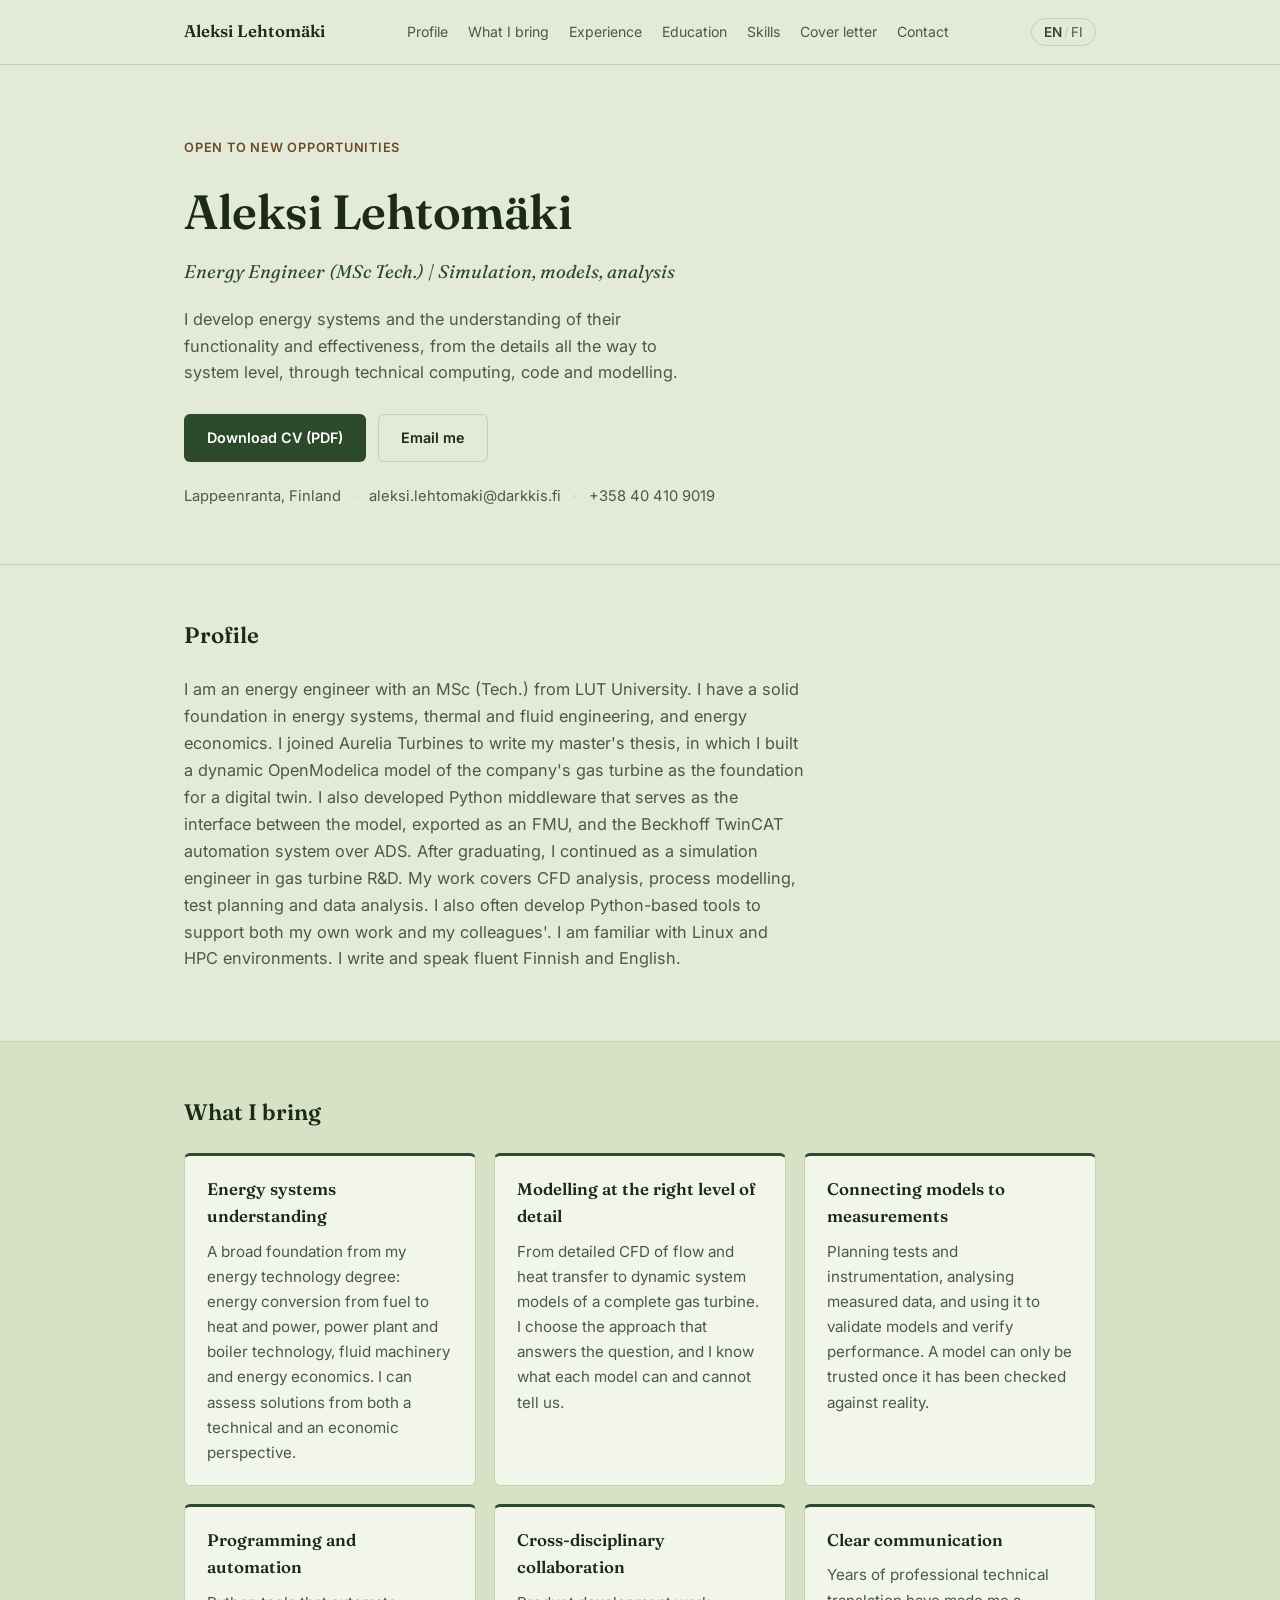
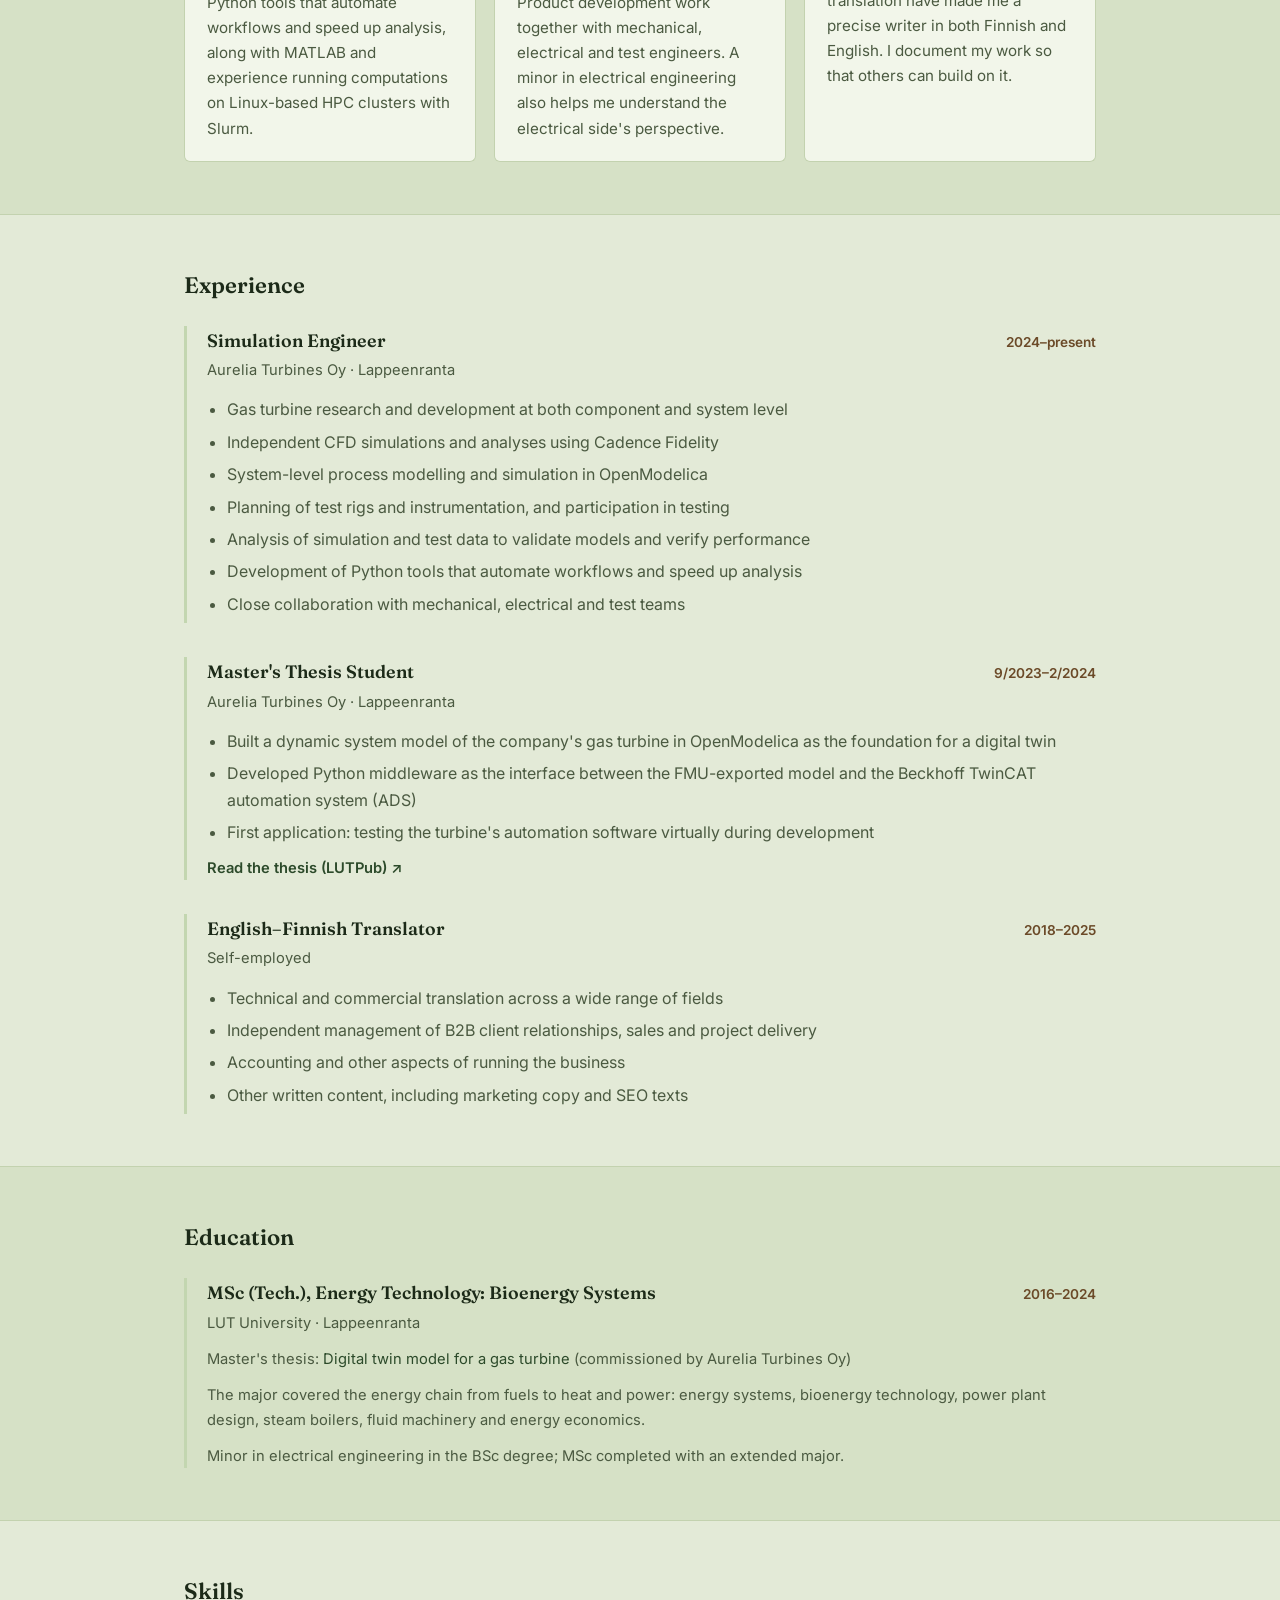
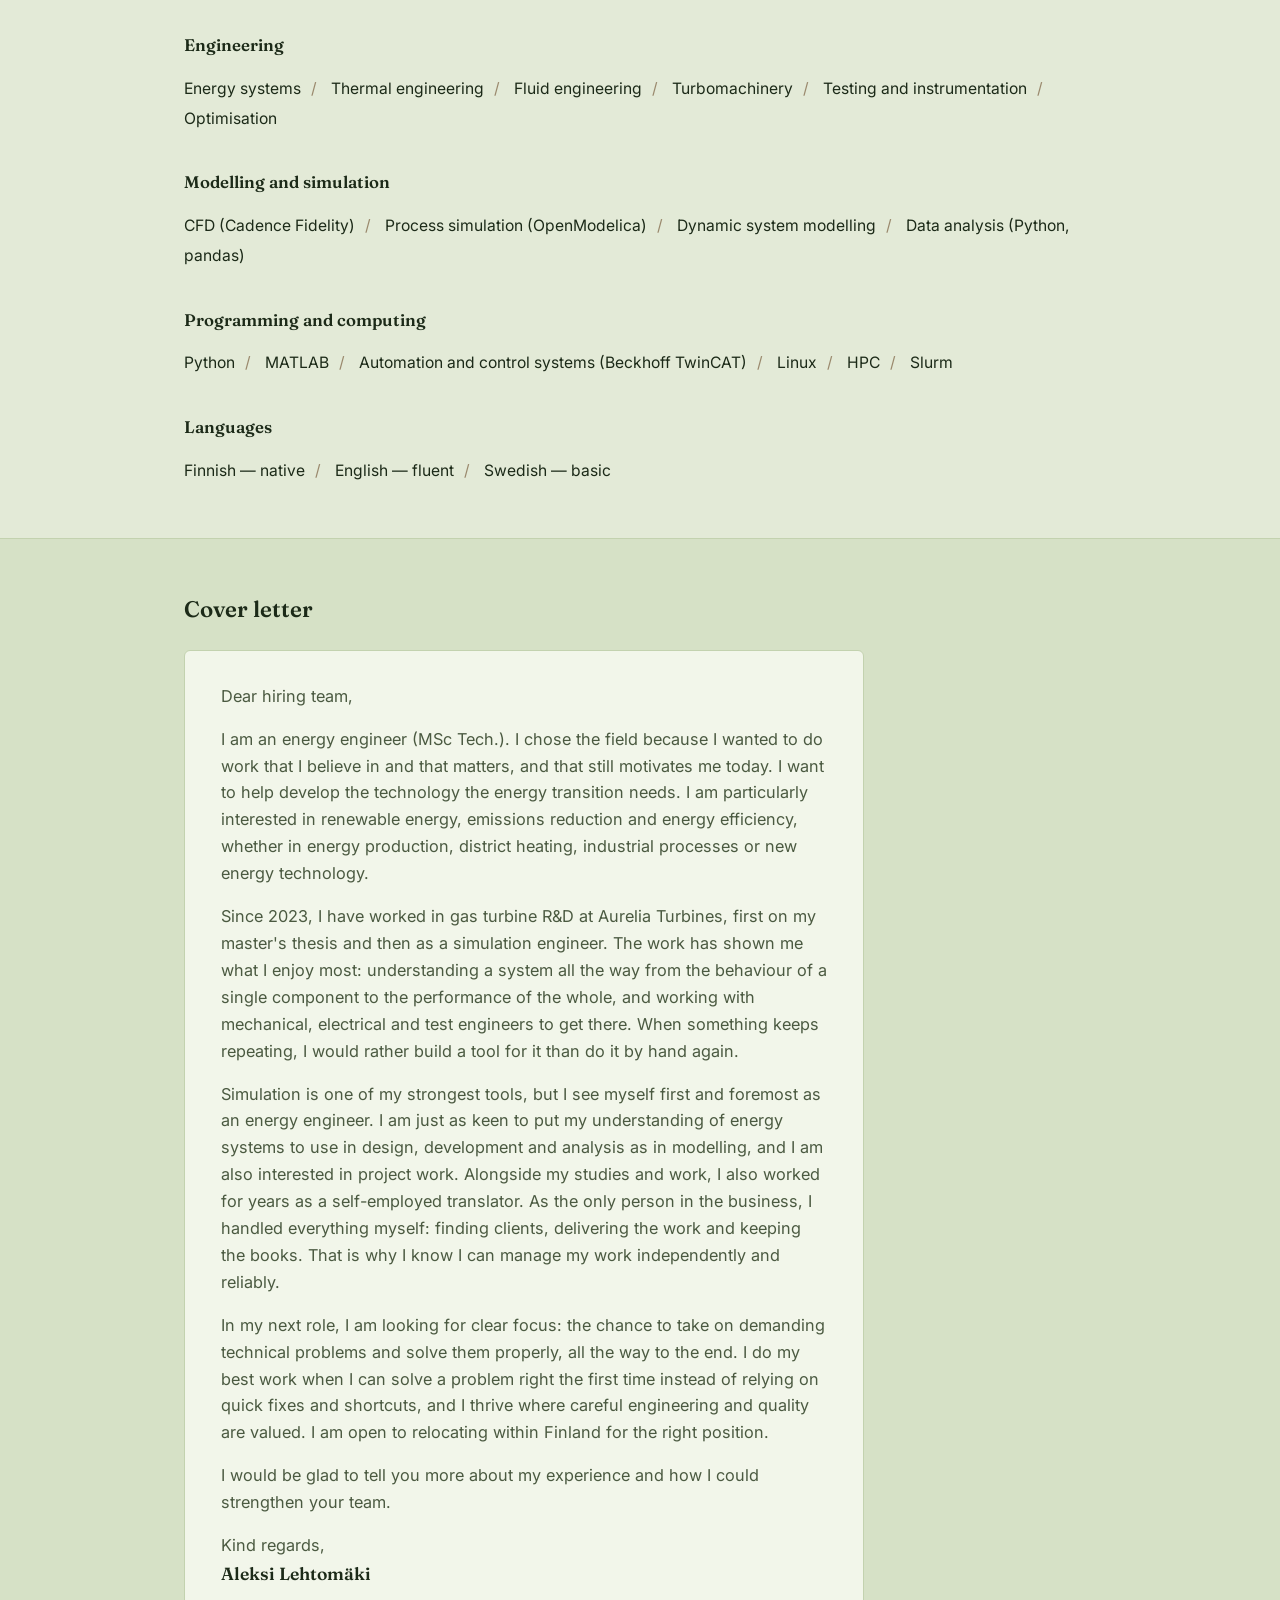
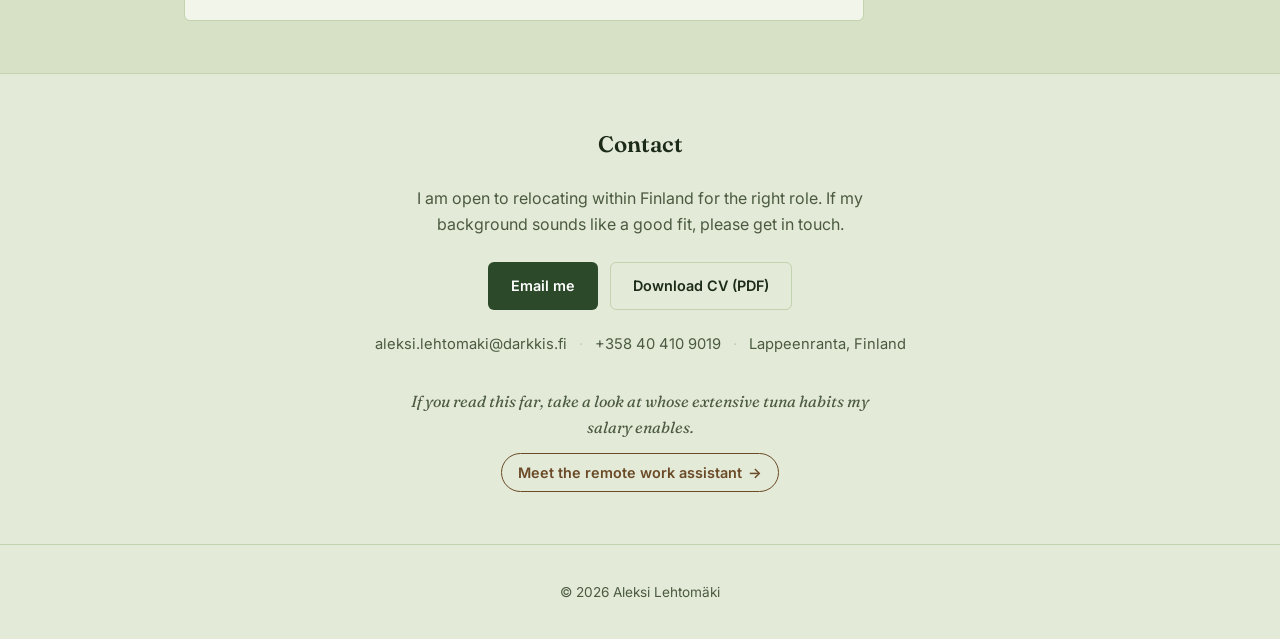
<file: index.html>
<!DOCTYPE html>
<html lang="en">
<head>
<meta charset="UTF-8">
<meta name="viewport" content="width=device-width, initial-scale=1.0">
<title>Aleksi Lehtomäki — Energy Engineer</title>
<meta name="description" content="Aleksi Lehtomäki, MSc (Tech.) energy engineer with a foundation in energy systems, thermal and fluid engineering, and strong modelling and simulation skills. CV, cover letter and contact details.">
<link rel="icon" href="data:,">
<link rel="preconnect" href="https://fonts.googleapis.com">
<link rel="preconnect" href="https://fonts.gstatic.com" crossorigin>
<link href="https://fonts.googleapis.com/css2?family=Fraunces:opsz,wght@9..144,400;9..144,500;9..144,600;9..144,700&family=Inter:wght@400;500;600&display=swap" rel="stylesheet">
<link rel="stylesheet" href="assets/style.css">
</head>
<body>

<header class="site-header">
  <div class="wrap header-row">
    <a class="brand" href="#top">Aleksi Lehtomäki</a>
    <nav class="main-nav" aria-label="Primary">
      <a href="#profile" data-i18n="nav.profile">Profile</a>
      <a href="#strengths" data-i18n="nav.strengths">What I bring</a>
      <a href="#experience" data-i18n="nav.experience">Experience</a>
      <a href="#education" data-i18n="nav.education">Education</a>
      <a href="#skills" data-i18n="nav.skills">Skills</a>
      <a href="#letter" data-i18n="nav.letter">Cover letter</a>
      <a href="#contact" data-i18n="nav.contact">Contact</a>
    </nav>
    <button class="lang-toggle" id="langToggle" type="button" aria-label="Switch language">
      <span class="lang-opt" data-lang-opt="en">EN</span><span class="lang-sep">/</span><span class="lang-opt" data-lang-opt="fi">FI</span>
    </button>
  </div>
</header>

<main id="top">

  <section class="hero">
    <div class="wrap">
      <p class="eyebrow" data-i18n="hero.eyebrow">Open to new opportunities</p>
      <h1>Aleksi Lehtomäki</h1>
      <p class="headline" data-i18n="hero.headline">Energy Engineer (MSc Tech.) | Simulation, models, analysis</p>
      <p class="lede" data-i18n="hero.lede">I develop energy systems and the understanding of their functionality and effectiveness, from the details all the way to system level, through technical computing, code and modelling.</p>
      <div class="hero-actions">
        <a class="btn btn-primary" href="assets/aleksi-lehtomaki-cv.pdf" data-i18n-href="cv.href" download>
          <span data-i18n="hero.downloadCv">Download CV (PDF)</span>
        </a>
        <a class="btn btn-ghost" href="mailto:aleksi.lehtomaki@darkkis.fi">
          <span data-i18n="hero.emailMe">Email me</span>
        </a>
      </div>
      <p class="hero-meta">
        <span data-i18n="hero.location">Lappeenranta, Finland</span>
        <span class="meta-sep">·</span>
        <a href="mailto:aleksi.lehtomaki@darkkis.fi">aleksi.lehtomaki@darkkis.fi</a>
        <span class="meta-sep">·</span>
        <a href="tel:+358404109019">+358 40 410 9019</a>
      </p>
    </div>
  </section>

  <section id="profile" class="section">
    <div class="wrap">
      <h2 class="section-title" data-i18n="section.profile">Profile</h2>
      <p class="body-text" data-i18n="profile.text">
        I am an energy engineer with an MSc (Tech.) from LUT University. I have a solid foundation in energy systems, thermal and fluid engineering, and energy economics. I joined Aurelia Turbines to write my master's thesis, in which I built a dynamic OpenModelica model of the company's gas turbine as the foundation for a digital twin. I also developed Python middleware that serves as the interface between the model, exported as an FMU, and the Beckhoff TwinCAT automation system over ADS. After graduating, I continued as a simulation engineer in gas turbine R&amp;D. My work covers CFD analysis, process modelling, test planning and data analysis. I also often develop Python-based tools to support both my own work and my colleagues'. I am familiar with Linux and HPC environments. I write and speak fluent Finnish and English.
      </p>
    </div>
  </section>

  <section id="strengths" class="section section-alt">
    <div class="wrap">
      <h2 class="section-title" data-i18n="section.strengths">What I bring</h2>
      <div class="cards">
        <article class="card">
          <h3 data-i18n="str1.title">Energy systems understanding</h3>
          <p data-i18n="str1.text">A broad foundation from my energy technology degree: energy conversion from fuel to heat and power, power plant and boiler technology, fluid machinery and energy economics. I can assess solutions from both a technical and an economic perspective.</p>
        </article>
        <article class="card">
          <h3 data-i18n="str2.title">Modelling at the right level of detail</h3>
          <p data-i18n="str2.text">From detailed CFD of flow and heat transfer to dynamic system models of a complete gas turbine. I choose the approach that answers the question, and I know what each model can and cannot tell us.</p>
        </article>
        <article class="card">
          <h3 data-i18n="str3.title">Connecting models to measurements</h3>
          <p data-i18n="str3.text">Planning tests and instrumentation, analysing measured data, and using it to validate models and verify performance. A model can only be trusted once it has been checked against reality.</p>
        </article>
        <article class="card">
          <h3 data-i18n="str4.title">Programming and automation</h3>
          <p data-i18n="str4.text">Python tools that automate workflows and speed up analysis, along with MATLAB and experience running computations on Linux-based HPC clusters with Slurm.</p>
        </article>
        <article class="card">
          <h3 data-i18n="str5.title">Cross-disciplinary collaboration</h3>
          <p data-i18n="str5.text">Product development work together with mechanical, electrical and test engineers. A minor in electrical engineering also helps me understand the electrical side's perspective.</p>
        </article>
        <article class="card">
          <h3 data-i18n="str6.title">Clear communication</h3>
          <p data-i18n="str6.text">Years of professional technical translation have made me a precise writer in both Finnish and English. I document my work so that others can build on it.</p>
        </article>
      </div>
    </div>
  </section>

  <section id="experience" class="section">
    <div class="wrap">
      <h2 class="section-title" data-i18n="section.experience">Experience</h2>

      <div class="timeline">
        <article class="timeline-item">
          <div class="timeline-head">
            <div>
              <h3 data-i18n="exp1.role">Simulation Engineer</h3>
              <p class="timeline-sub">
                <span data-i18n="exp1.company">Aurelia Turbines Oy</span> · <span data-i18n="exp1.location">Lappeenranta</span>
              </p>
            </div>
            <span class="timeline-dates" data-i18n="exp1.dates">2024–present</span>
          </div>
          <ul>
            <li data-i18n="exp1.b1">Gas turbine research and development at both component and system level</li>
            <li data-i18n="exp1.b2">Independent CFD simulations and analyses using Cadence Fidelity</li>
            <li data-i18n="exp1.b3">System-level process modelling and simulation in OpenModelica</li>
            <li data-i18n="exp1.b4">Planning of test rigs and instrumentation, and participation in testing</li>
            <li data-i18n="exp1.b5">Analysis of simulation and test data to validate models and verify performance</li>
            <li data-i18n="exp1.b6">Development of Python tools that automate workflows and speed up analysis</li>
            <li data-i18n="exp1.b7">Close collaboration with mechanical, electrical and test teams</li>
          </ul>
        </article>

        <article class="timeline-item">
          <div class="timeline-head">
            <div>
              <h3 data-i18n="exp0.role">Master's Thesis Student</h3>
              <p class="timeline-sub">
                <span data-i18n="exp1.company">Aurelia Turbines Oy</span> · <span data-i18n="exp1.location">Lappeenranta</span>
              </p>
            </div>
            <span class="timeline-dates" data-i18n="exp0.dates">9/2023–2/2024</span>
          </div>
          <ul>
            <li data-i18n="exp0.b1">Built a dynamic system model of the company's gas turbine in OpenModelica as the foundation for a digital twin</li>
            <li data-i18n="exp0.b2">Developed Python middleware as the interface between the FMU-exported model and the Beckhoff TwinCAT automation system (ADS)</li>
            <li data-i18n="exp0.b3">First application: testing the turbine's automation software virtually during development</li>
          </ul>
          <p class="timeline-link"><a href="https://lutpub.lut.fi/handle/10024/167219" target="_blank" rel="noopener" data-i18n="thesis.read">Read the thesis (LUTPub)</a></p>
        </article>

        <article class="timeline-item">
          <div class="timeline-head">
            <div>
              <h3 data-i18n="exp2.role">English–Finnish Translator</h3>
              <p class="timeline-sub"><span data-i18n="exp2.company">Self-employed</span></p>
            </div>
            <span class="timeline-dates" data-i18n="exp2.dates">2018–2025</span>
          </div>
          <ul>
            <li data-i18n="exp2.b1">Technical and commercial translation across a wide range of fields</li>
            <li data-i18n="exp2.b2">Independent management of B2B client relationships, sales and project delivery</li>
            <li data-i18n="exp2.b3">Accounting and other aspects of running the business</li>
            <li data-i18n="exp2.b4">Other written content, including marketing copy and SEO texts</li>
          </ul>
        </article>
      </div>
    </div>
  </section>

  <section id="education" class="section section-alt">
    <div class="wrap">
      <h2 class="section-title" data-i18n="section.education">Education</h2>
      <div class="timeline">
        <article class="timeline-item">
          <div class="timeline-head">
            <div>
              <h3 data-i18n="edu1.degree">MSc (Tech.), Energy Technology: Bioenergy Systems</h3>
              <p class="timeline-sub"><span data-i18n="edu1.school">LUT University</span> · <span data-i18n="edu1.location">Lappeenranta</span></p>
            </div>
            <span class="timeline-dates" data-i18n="edu1.dates">2016–2024</span>
          </div>
          <p class="timeline-note"><span data-i18n="edu1.thesisLabel">Master's thesis:</span> <a href="https://lutpub.lut.fi/handle/10024/167219" target="_blank" rel="noopener">Digital twin model for a gas turbine</a> <span data-i18n="edu1.thesisFor">(commissioned by Aurelia Turbines Oy)</span></p>
          <p class="timeline-note" data-i18n="edu1.content">The major covered the energy chain from fuels to heat and power: energy systems, bioenergy technology, power plant design, steam boilers, fluid machinery and energy economics.</p>
          <p class="timeline-note" data-i18n="edu1.note">Minor in electrical engineering in the BSc degree; MSc completed with an extended major.</p>
        </article>
      </div>
    </div>
  </section>

  <section id="skills" class="section">
    <div class="wrap">
      <h2 class="section-title" data-i18n="section.skills">Skills</h2>

      <h3 class="sub-heading sub-heading-first" data-i18n="skills.eng">Engineering</h3>
      <p class="tag-line">
        <span data-i18n="skill.eng1">Energy systems</span><span class="tag-sep">/</span>
        <span data-i18n="skill.eng2">Thermal engineering</span><span class="tag-sep">/</span>
        <span data-i18n="skill.eng3">Fluid engineering</span><span class="tag-sep">/</span>
        <span data-i18n="skill.eng4">Turbomachinery</span><span class="tag-sep">/</span>
        <span data-i18n="skill.eng5">Testing and instrumentation</span><span class="tag-sep">/</span>
        <span data-i18n="skill.eng6">Optimisation</span>
      </p>

      <h3 class="sub-heading" data-i18n="skills.sim">Modelling and simulation</h3>
      <p class="tag-line">
        <span data-i18n="skill.sim1">CFD (Cadence Fidelity)</span><span class="tag-sep">/</span>
        <span data-i18n="skill.sim2">Process simulation (OpenModelica)</span><span class="tag-sep">/</span>
        <span data-i18n="skill.sim3">Dynamic system modelling</span><span class="tag-sep">/</span>
        <span data-i18n="skill.sim4">Data analysis (Python, pandas)</span>
      </p>

      <h3 class="sub-heading" data-i18n="skills.code">Programming and computing</h3>
      <p class="tag-line">
        <span>Python</span><span class="tag-sep">/</span>
        <span>MATLAB</span><span class="tag-sep">/</span>
        <span data-i18n="skill.code1">Automation and control systems (Beckhoff TwinCAT)</span><span class="tag-sep">/</span>
        <span>Linux</span><span class="tag-sep">/</span>
        <span>HPC</span><span class="tag-sep">/</span>
        <span>Slurm</span>
      </p>

      <h3 class="sub-heading" data-i18n="section.languages">Languages</h3>
      <p class="tag-line">
        <span><span data-i18n="lang.fi.name">Finnish</span> — <span data-i18n="lang.fi.level">native</span></span><span class="tag-sep">/</span>
        <span><span data-i18n="lang.en.name">English</span> — <span data-i18n="lang.en.level">fluent</span></span><span class="tag-sep">/</span>
        <span><span data-i18n="lang.sv.name">Swedish</span> — <span data-i18n="lang.sv.level">basic</span></span>
      </p>
    </div>
  </section>

  <section id="letter" class="section section-alt">
    <div class="wrap">
      <h2 class="section-title" data-i18n="section.letter">Cover letter</h2>
      <div class="letter body-text">
        <p data-i18n="letter.greeting">Dear hiring team,</p>
        <p data-i18n="letter.p1">I am an energy engineer (MSc Tech.). I chose the field because I wanted to do work that I believe in and that matters, and that still motivates me today. I want to help develop the technology the energy transition needs. I am particularly interested in renewable energy, emissions reduction and energy efficiency, whether in energy production, district heating, industrial processes or new energy technology.</p>
        <p data-i18n="letter.p2">Since 2023, I have worked in gas turbine R&amp;D at Aurelia Turbines, first on my master's thesis and then as a simulation engineer. The work has shown me what I enjoy most: understanding a system all the way from the behaviour of a single component to the performance of the whole, and working with mechanical, electrical and test engineers to get there. When something keeps repeating, I would rather build a tool for it than do it by hand again.</p>
        <p data-i18n="letter.p3">Simulation is one of my strongest tools, but I see myself first and foremost as an energy engineer. I am just as keen to put my understanding of energy systems to use in design, development and analysis as in modelling, and I am also interested in project work. Alongside my studies and work, I also worked for years as a self-employed translator. As the only person in the business, I handled everything myself: finding clients, delivering the work and keeping the books. That is why I know I can manage my work independently and reliably.</p>
        <p data-i18n="letter.p4">In my next role, I am looking for clear focus: the chance to take on demanding technical problems and solve them properly, all the way to the end. I do my best work when I can solve a problem right the first time instead of relying on quick fixes and shortcuts, and I thrive where careful engineering and quality are valued. I am open to relocating within Finland for the right position.</p>
        <p data-i18n="letter.p5">I would be glad to tell you more about my experience and how I could strengthen your team.</p>
        <p class="letter-sign"><span data-i18n="letter.closing">Kind regards,</span><br><span class="letter-name">Aleksi Lehtomäki</span></p>
      </div>
    </div>
  </section>

  <section id="contact" class="section section-cta">
    <div class="wrap">
      <h2 class="section-title" data-i18n="section.contact">Contact</h2>
      <p class="cta-text" data-i18n="contact.text">I am open to relocating within Finland for the right role. If my background sounds like a good fit, please get in touch.</p>
      <div class="hero-actions">
        <a class="btn btn-primary" href="mailto:aleksi.lehtomaki@darkkis.fi">
          <span data-i18n="hero.emailMe">Email me</span>
        </a>
        <a class="btn btn-ghost" href="assets/aleksi-lehtomaki-cv.pdf" data-i18n-href="cv.href" download>
          <span data-i18n="hero.downloadCv">Download CV (PDF)</span>
        </a>
      </div>
      <p class="hero-meta">
        <a href="mailto:aleksi.lehtomaki@darkkis.fi">aleksi.lehtomaki@darkkis.fi</a>
        <span class="meta-sep">·</span>
        <a href="tel:+358404109019">+358 40 410 9019</a>
        <span class="meta-sep">·</span>
        <span data-i18n="hero.location">Lappeenranta, Finland</span>
      </p>
      <div class="cta-aside">
        <p data-i18n="contact.aside">If you read this far, take a look at whose extensive tuna habits my salary enables.</p>
        <a class="aside-link" href="https://darkkis.fi" target="_blank" rel="noopener"><span data-i18n="contact.asideCta">Meet the remote work assistant</span> <span aria-hidden="true">→</span></a>
      </div>
    </div>
  </section>

</main>

<footer class="site-footer">
  <div class="wrap">
    <p>© <span id="year"></span> Aleksi Lehtomäki</p>
  </div>
</footer>

<script src="assets/script.js"></script>
</body>
</html>
</file>
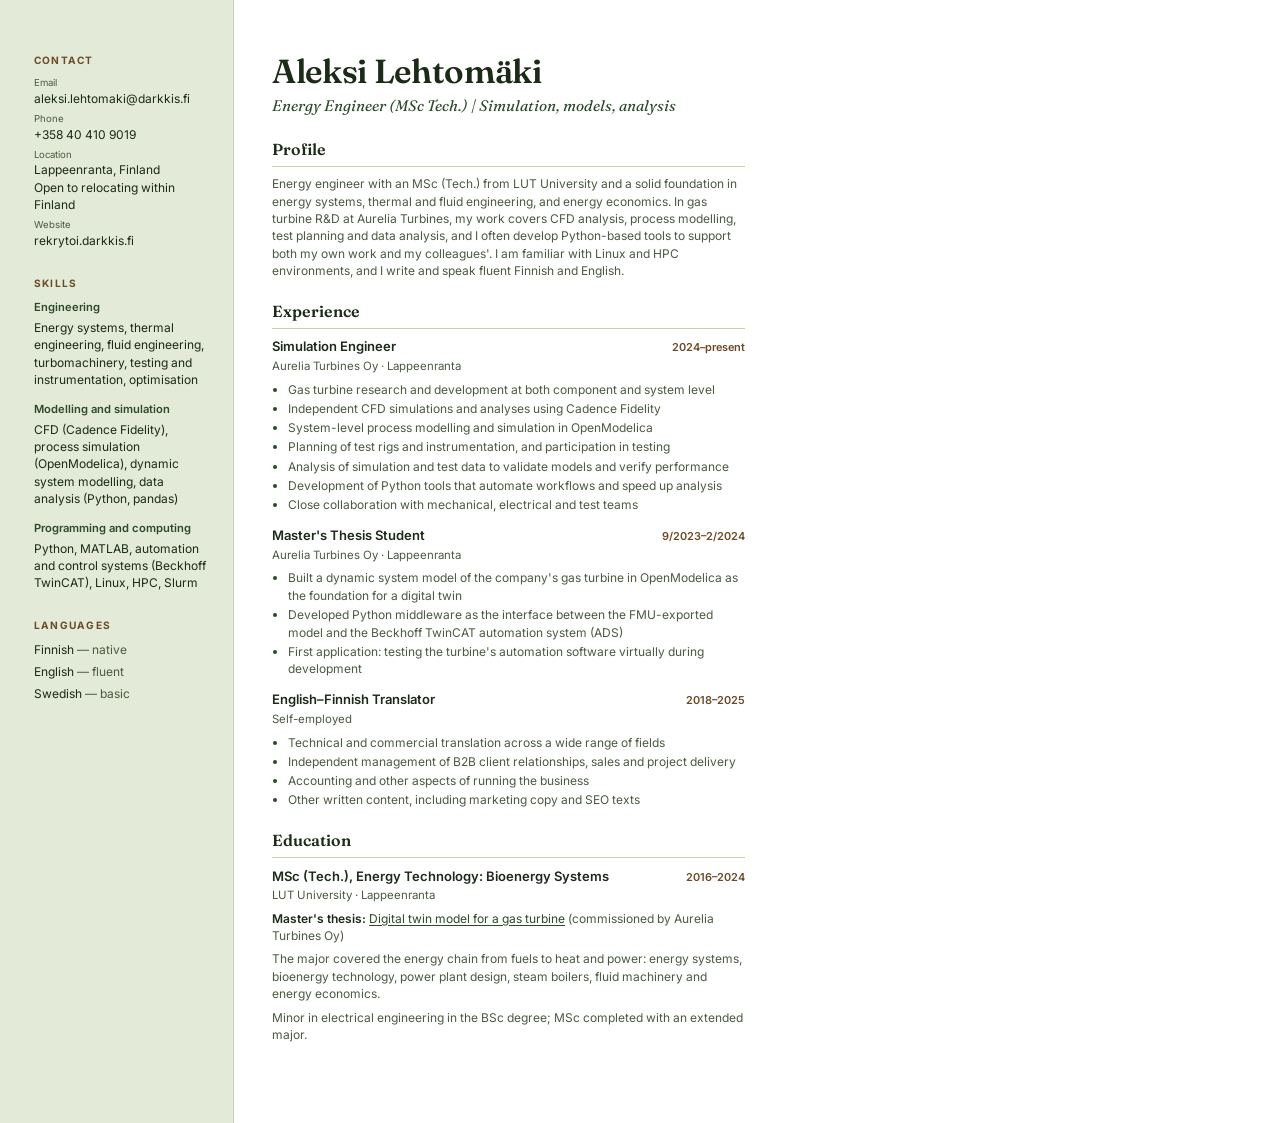
<file: _cv/cv.en.html>
<!DOCTYPE html>
<html lang="en">
<head>
<meta charset="UTF-8">
<title>Aleksi Lehtomäki — CV</title>
<link href="https://fonts.googleapis.com/css2?family=Fraunces:ital,opsz,wght@0,9..144,600;1,9..144,400&family=Inter:wght@400;600&display=block" rel="stylesheet">
<link rel="stylesheet" href="cv.css">
</head>
<body>
<div class="page">

  <aside class="side">
    <section class="contact">
      <h2>Contact</h2>
      <ul>
        <li><span class="label">Email</span><a href="mailto:aleksi.lehtomaki@darkkis.fi">aleksi.lehtomaki@darkkis.fi</a></li>
        <li><span class="label">Phone</span><a href="tel:+358404109019">+358 40 410 9019</a></li>
        <li><span class="label">Location</span>Lappeenranta, Finland<br>Open to relocating within Finland</li>
        <li><span class="label">Website</span><a href="https://rekrytoi.darkkis.fi">rekrytoi.darkkis.fi</a></li>
      </ul>
    </section>

    <section>
      <h2>Skills</h2>
      <div class="skill-group">
        <h3>Engineering</h3>
        <p>Energy systems, thermal engineering, fluid engineering, turbomachinery, testing and instrumentation, optimisation</p>
      </div>
      <div class="skill-group">
        <h3>Modelling and simulation</h3>
        <p>CFD (Cadence Fidelity), process simulation (OpenModelica), dynamic system modelling, data analysis (Python, pandas)</p>
      </div>
      <div class="skill-group">
        <h3>Programming and computing</h3>
        <p>Python, MATLAB, automation and control systems (Beckhoff TwinCAT), Linux, HPC, Slurm</p>
      </div>
    </section>

    <section>
      <h2>Languages</h2>
      <ul>
        <li>Finnish <span class="lang-level">— native</span></li>
        <li>English <span class="lang-level">— fluent</span></li>
        <li>Swedish <span class="lang-level">— basic</span></li>
      </ul>
    </section>
  </aside>

  <main class="main">
    <h1 class="name">Aleksi Lehtomäki</h1>
    <p class="title">Energy Engineer (MSc Tech.) | Simulation, models, analysis</p>

    <h2>Profile</h2>
    <p class="profile">Energy engineer with an MSc (Tech.) from LUT University and a solid foundation in energy systems, thermal and fluid engineering, and energy economics. In gas turbine R&amp;D at Aurelia Turbines, my work covers CFD analysis, process modelling, test planning and data analysis, and I often develop Python-based tools to support both my own work and my colleagues'. I am familiar with Linux and HPC environments, and I write and speak fluent Finnish and English.</p>

    <h2>Experience</h2>

    <div class="entry">
      <div class="entry-head"><h3>Simulation Engineer</h3><span class="dates">2024–present</span></div>
      <p class="org">Aurelia Turbines Oy · Lappeenranta</p>
      <ul>
        <li>Gas turbine research and development at both component and system level</li>
        <li>Independent CFD simulations and analyses using Cadence Fidelity</li>
        <li>System-level process modelling and simulation in OpenModelica</li>
        <li>Planning of test rigs and instrumentation, and participation in testing</li>
        <li>Analysis of simulation and test data to validate models and verify performance</li>
        <li>Development of Python tools that automate workflows and speed up analysis</li>
        <li>Close collaboration with mechanical, electrical and test teams</li>
      </ul>
    </div>

    <div class="entry">
      <div class="entry-head"><h3>Master's Thesis Student</h3><span class="dates">9/2023–2/2024</span></div>
      <p class="org">Aurelia Turbines Oy · Lappeenranta</p>
      <ul>
        <li>Built a dynamic system model of the company's gas turbine in OpenModelica as the foundation for a digital twin</li>
        <li>Developed Python middleware as the interface between the FMU-exported model and the Beckhoff TwinCAT automation system (ADS)</li>
        <li>First application: testing the turbine's automation software virtually during development</li>
      </ul>
    </div>

    <div class="entry">
      <div class="entry-head"><h3>English–Finnish Translator</h3><span class="dates">2018–2025</span></div>
      <p class="org">Self-employed</p>
      <ul>
        <li>Technical and commercial translation across a wide range of fields</li>
        <li>Independent management of B2B client relationships, sales and project delivery</li>
        <li>Accounting and other aspects of running the business</li>
        <li>Other written content, including marketing copy and SEO texts</li>
      </ul>
    </div>

    <h2>Education</h2>

    <div class="entry">
      <div class="entry-head"><h3>MSc (Tech.), Energy Technology: Bioenergy Systems</h3><span class="dates">2016–2024</span></div>
      <p class="org">LUT University · Lappeenranta</p>
      <p class="note"><strong>Master's thesis:</strong> <a href="https://lutpub.lut.fi/handle/10024/167219">Digital twin model for a gas turbine</a> (commissioned by Aurelia Turbines Oy)</p>
      <p class="note">The major covered the energy chain from fuels to heat and power: energy systems, bioenergy technology, power plant design, steam boilers, fluid machinery and energy economics.</p>
      <p class="note">Minor in electrical engineering in the BSc degree; MSc completed with an extended major.</p>
    </div>
  </main>

</div>
</body>
</html>
</file>
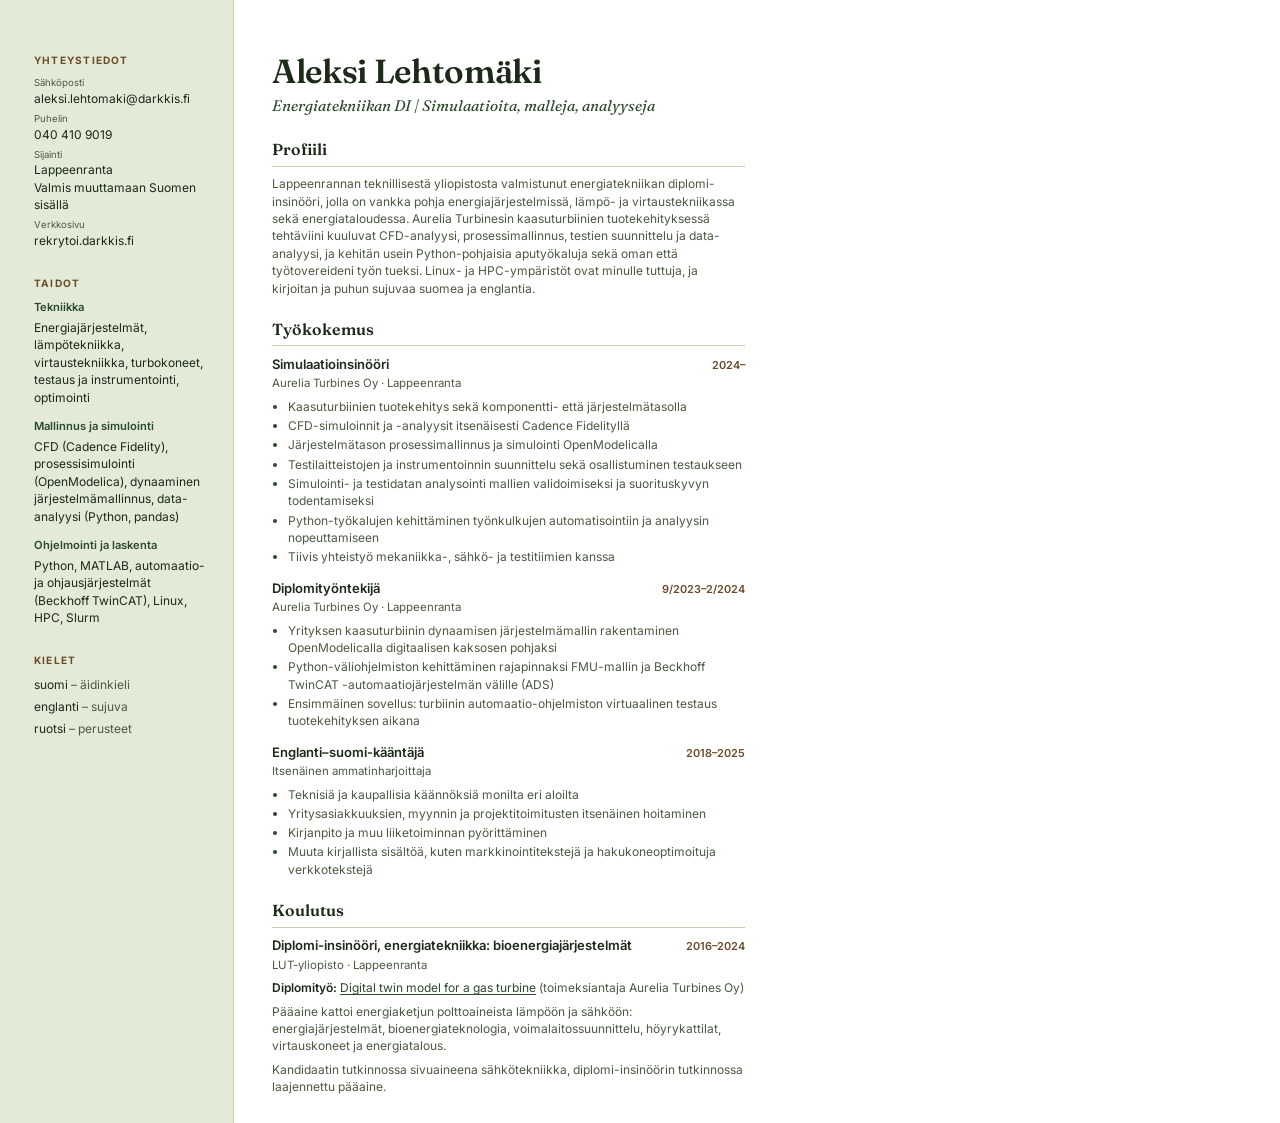
<file: _cv/cv.fi.html>
<!DOCTYPE html>
<html lang="fi">
<head>
<meta charset="UTF-8">
<title>Aleksi Lehtomäki — CV</title>
<link href="https://fonts.googleapis.com/css2?family=Fraunces:ital,opsz,wght@0,9..144,600;1,9..144,400&family=Inter:wght@400;600&display=block" rel="stylesheet">
<link rel="stylesheet" href="cv.css">
</head>
<body>
<div class="page">

  <aside class="side">
    <section class="contact">
      <h2>Yhteystiedot</h2>
      <ul>
        <li><span class="label">Sähköposti</span><a href="mailto:aleksi.lehtomaki@darkkis.fi">aleksi.lehtomaki@darkkis.fi</a></li>
        <li><span class="label">Puhelin</span><a href="tel:+358404109019">040 410 9019</a></li>
        <li><span class="label">Sijainti</span>Lappeenranta<br>Valmis muuttamaan Suomen sisällä</li>
        <li><span class="label">Verkkosivu</span><a href="https://rekrytoi.darkkis.fi">rekrytoi.darkkis.fi</a></li>
      </ul>
    </section>

    <section>
      <h2>Taidot</h2>
      <div class="skill-group">
        <h3>Tekniikka</h3>
        <p>Energiajärjestelmät, lämpötekniikka, virtaustekniikka, turbokoneet, testaus ja instrumentointi, optimointi</p>
      </div>
      <div class="skill-group">
        <h3>Mallinnus ja simulointi</h3>
        <p>CFD (Cadence Fidelity), prosessisimulointi (OpenModelica), dynaaminen järjestelmämallinnus, data-analyysi (Python, pandas)</p>
      </div>
      <div class="skill-group">
        <h3>Ohjelmointi ja laskenta</h3>
        <p>Python, MATLAB, automaatio- ja ohjausjärjestelmät (Beckhoff TwinCAT), Linux, HPC, Slurm</p>
      </div>
    </section>

    <section>
      <h2>Kielet</h2>
      <ul>
        <li>suomi <span class="lang-level">– äidinkieli</span></li>
        <li>englanti <span class="lang-level">– sujuva</span></li>
        <li>ruotsi <span class="lang-level">– perusteet</span></li>
      </ul>
    </section>
  </aside>

  <main class="main">
    <h1 class="name">Aleksi Lehtomäki</h1>
    <p class="title">Energiatekniikan DI | Simulaatioita, malleja, analyyseja</p>

    <h2>Profiili</h2>
    <p class="profile">Lappeenrannan teknillisestä yliopistosta valmistunut energiatekniikan diplomi-insinööri, jolla on vankka pohja energiajärjestelmissä, lämpö- ja virtaustekniikassa sekä energiataloudessa. Aurelia Turbinesin kaasuturbiinien tuotekehityksessä tehtäviini kuuluvat CFD-analyysi, prosessimallinnus, testien suunnittelu ja data-analyysi, ja kehitän usein Python-pohjaisia aputyökaluja sekä oman että työtovereideni työn tueksi. Linux- ja HPC-ympäristöt ovat minulle tuttuja, ja kirjoitan ja puhun sujuvaa suomea ja englantia.</p>

    <h2>Työkokemus</h2>

    <div class="entry">
      <div class="entry-head"><h3>Simulaatioinsinööri</h3><span class="dates">2024–</span></div>
      <p class="org">Aurelia Turbines Oy · Lappeenranta</p>
      <ul>
        <li>Kaasuturbiinien tuotekehitys sekä komponentti- että järjestelmätasolla</li>
        <li>CFD-simuloinnit ja -analyysit itsenäisesti Cadence Fidelityllä</li>
        <li>Järjestelmätason prosessimallinnus ja simulointi OpenModelicalla</li>
        <li>Testilaitteistojen ja instrumentoinnin suunnittelu sekä osallistuminen testaukseen</li>
        <li>Simulointi- ja testidatan analysointi mallien validoimiseksi ja suorituskyvyn todentamiseksi</li>
        <li>Python-työkalujen kehittäminen työnkulkujen automatisointiin ja analyysin nopeuttamiseen</li>
        <li>Tiivis yhteistyö mekaniikka-, sähkö- ja testitiimien kanssa</li>
      </ul>
    </div>

    <div class="entry">
      <div class="entry-head"><h3>Diplomityöntekijä</h3><span class="dates">9/2023–2/2024</span></div>
      <p class="org">Aurelia Turbines Oy · Lappeenranta</p>
      <ul>
        <li>Yrityksen kaasuturbiinin dynaamisen järjestelmämallin rakentaminen OpenModelicalla digitaalisen kaksosen pohjaksi</li>
        <li>Python-väliohjelmiston kehittäminen rajapinnaksi FMU-mallin ja Beckhoff TwinCAT -automaatiojärjestelmän välille (ADS)</li>
        <li>Ensimmäinen sovellus: turbiinin automaatio-ohjelmiston virtuaalinen testaus tuotekehityksen aikana</li>
      </ul>
    </div>

    <div class="entry">
      <div class="entry-head"><h3>Englanti–suomi-kääntäjä</h3><span class="dates">2018–2025</span></div>
      <p class="org">Itsenäinen ammatinharjoittaja</p>
      <ul>
        <li>Teknisiä ja kaupallisia käännöksiä monilta eri aloilta</li>
        <li>Yritysasiakkuuksien, myynnin ja projektitoimitusten itsenäinen hoitaminen</li>
        <li>Kirjanpito ja muu liiketoiminnan pyörittäminen</li>
        <li>Muuta kirjallista sisältöä, kuten markkinointitekstejä ja hakukoneoptimoituja verkkotekstejä</li>
      </ul>
    </div>

    <h2>Koulutus</h2>

    <div class="entry">
      <div class="entry-head"><h3>Diplomi-insinööri, energiatekniikka: bioenergiajärjestelmät</h3><span class="dates">2016–2024</span></div>
      <p class="org">LUT-yliopisto · Lappeenranta</p>
      <p class="note"><strong>Diplomityö:</strong> <a href="https://lutpub.lut.fi/handle/10024/167219">Digital twin model for a gas turbine</a> (toimeksiantaja Aurelia Turbines Oy)</p>
      <p class="note">Pääaine kattoi energiaketjun polttoaineista lämpöön ja sähköön: energiajärjestelmät, bioenergiateknologia, voimalaitossuunnittelu, höyrykattilat, virtauskoneet ja energiatalous.</p>
      <p class="note">Kandidaatin tutkinnossa sivuaineena sähkötekniikka, diplomi-insinöörin tutkinnossa laajennettu pääaine.</p>
    </div>
  </main>

</div>
</body>
</html>
</file>
<file: assets/style.css>
/* ---------- Tokens ---------- */
:root {
  --bg: #e3ead7;
  --bg-alt: #d6e1c6;
  --surface: #f2f6ea;
  --ink: #1c2a18;
  --ink-soft: #4b5a41;
  --green: #2c4a2a;
  --green-soft: #c3d6b0;
  --brown: #6b4a28;
  --border: #c3d2af;
  --serif: "Fraunces", Georgia, "Times New Roman", serif;
  --sans: "Inter", system-ui, -apple-system, "Segoe UI", Roboto, sans-serif;
  --radius: 6px;
  --max: 960px;
}

* { box-sizing: border-box; }
html { scroll-behavior: smooth; }

body {
  margin: 0;
  background: var(--bg);
  color: var(--ink);
  font-family: var(--sans);
  line-height: 1.65;
  -webkit-font-smoothing: antialiased;
}

.wrap {
  max-width: var(--max);
  margin: 0 auto;
  padding: 0 24px;
}

a { color: var(--green); text-decoration: none; }
a:hover { text-decoration: underline; }

h1, h2, h3 {
  font-family: var(--serif);
  font-weight: 600;
  margin: 0;
  color: var(--ink);
}

/* ---------- Header ---------- */
.site-header {
  border-bottom: 1px solid var(--border);
}

.header-row {
  display: flex;
  align-items: center;
  justify-content: space-between;
  gap: 20px;
  padding: 18px 24px;
  flex-wrap: wrap;
}

.brand {
  font-family: var(--serif);
  font-weight: 600;
  font-size: 1.05rem;
  color: var(--ink);
}
.brand:hover { text-decoration: none; color: var(--green); }

.main-nav {
  display: flex;
  gap: 20px;
  font-size: 0.88rem;
  overflow-x: auto;
}
.main-nav a { color: var(--ink-soft); }
.main-nav a:hover { color: var(--green); text-decoration: none; }

.lang-toggle {
  font-family: var(--sans);
  font-size: 0.85rem;
  background: none;
  border: 1px solid var(--border);
  border-radius: 999px;
  padding: 5px 12px;
  color: var(--ink-soft);
  cursor: pointer;
}
.lang-sep { color: var(--border); margin: 0 2px; }
.lang-toggle[data-active="en"] [data-lang-opt="en"],
.lang-toggle[data-active="fi"] [data-lang-opt="fi"] {
  color: var(--green);
  font-weight: 600;
}

/* ---------- Hero ---------- */
.hero { padding: 72px 0 56px; }

.eyebrow {
  font-size: 0.8rem;
  letter-spacing: 0.06em;
  text-transform: uppercase;
  color: var(--brown);
  margin: 0 0 14px;
  font-weight: 600;
}

.hero h1 {
  font-size: clamp(2.1rem, 5vw, 3rem);
  margin-bottom: 6px;
  letter-spacing: -0.01em;
}

.headline {
  font-family: var(--serif);
  font-style: italic;
  color: var(--green);
  font-size: 1.15rem;
  margin: 0 0 18px;
}

.lede {
  color: var(--ink-soft);
  max-width: 52ch;
  font-size: 1.02rem;
  margin: 0 0 28px;
}

.hero-actions {
  display: flex;
  gap: 12px;
  flex-wrap: wrap;
  margin-bottom: 22px;
}

.btn {
  font-family: var(--sans);
  font-size: 0.9rem;
  font-weight: 600;
  padding: 11px 22px;
  border-radius: var(--radius);
  border: 1px solid transparent;
  display: inline-block;
}
.btn:hover { text-decoration: none; }

.btn-primary { background: var(--green); color: #fff; }
.btn-primary:hover { background: color-mix(in srgb, var(--green) 85%, black); }

.btn-ghost { background: transparent; border-color: var(--border); color: var(--ink); }
.btn-ghost:hover { border-color: var(--green); color: var(--green); }

.hero-meta {
  font-size: 0.92rem;
  color: var(--ink-soft);
  margin: 0;
}
.hero-meta a { color: var(--ink-soft); }
.hero-meta a:hover { color: var(--green); }
.meta-sep { margin: 0 8px; color: var(--border); }

/* ---------- Sections ---------- */
.section { padding: 52px 0; border-top: 1px solid var(--border); }
.section-alt { background: var(--bg-alt); }

.section-title {
  font-size: 1.4rem;
  margin-bottom: 22px;
}

.body-text {
  color: var(--ink-soft);
  max-width: 62ch;
  font-size: 1.02rem;
}
.body-text p { margin: 0 0 16px; }
.body-text p:last-child { margin-bottom: 0; }

/* ---------- Cover letter ---------- */
.letter {
  background: var(--surface);
  border: 1px solid var(--border);
  border-radius: var(--radius);
  padding: 32px 36px;
  max-width: 68ch;
}
.letter-sign { margin-top: 24px; }
.letter-name {
  font-family: var(--serif);
  font-weight: 600;
  font-size: 1.1rem;
  color: var(--ink);
}

/* ---------- Strength cards ---------- */
.cards {
  display: grid;
  grid-template-columns: repeat(auto-fit, minmax(260px, 1fr));
  gap: 18px;
}
.card {
  background: var(--surface);
  border: 1px solid var(--border);
  border-top: 3px solid var(--green);
  border-radius: var(--radius);
  padding: 20px 22px;
}
.card h3 { font-size: 1.05rem; margin-bottom: 8px; }
.card p { margin: 0; color: var(--ink-soft); font-size: 0.95rem; }

/* ---------- Timeline ---------- */
.timeline {
  display: flex;
  flex-direction: column;
  gap: 34px;
}

.timeline-item {
  border-left: 3px solid var(--green-soft);
  padding-left: 20px;
}

.timeline-head {
  display: flex;
  justify-content: space-between;
  align-items: baseline;
  gap: 12px;
  flex-wrap: wrap;
}

.timeline-head h3 { font-size: 1.12rem; }

.timeline-sub {
  color: var(--ink-soft);
  font-size: 0.92rem;
  margin: 3px 0 0;
}

.timeline-dates {
  font-size: 0.85rem;
  color: var(--brown);
  white-space: nowrap;
  font-weight: 600;
}

.timeline-item ul {
  margin: 14px 0 0;
  padding-left: 20px;
  color: var(--ink-soft);
}
.timeline-item li { margin-bottom: 6px; }

.timeline-note { color: var(--ink-soft); font-size: 0.92rem; margin: 12px 0 0; }

.timeline-link { margin: 10px 0 0; font-size: 0.92rem; font-weight: 600; }
.timeline-link a::after { content: " \2197"; }

/* ---------- Tag lines ---------- */
.sub-heading {
  font-size: 1.05rem;
  margin: 36px 0 14px;
  color: var(--ink);
}
.sub-heading-first { margin-top: 0; }

.tag-line {
  color: var(--ink-soft);
  font-size: 0.98rem;
  line-height: 1.9;
  margin: 0;
}
.tag-line span:not(.tag-sep) { color: var(--ink); }
.tag-sep { color: var(--brown); margin: 0 10px; opacity: 0.6; }

/* ---------- CTA / footer ---------- */
.section-cta { text-align: center; }
.section-cta .section-title { text-align: center; }
.cta-text {
  color: var(--ink-soft);
  max-width: 50ch;
  margin: 0 auto 24px;
}
.section-cta .hero-actions { justify-content: center; }
.section-cta .hero-meta { margin-top: 22px; }
.cta-aside {
  margin: 32px auto 0;
  max-width: 50ch;
  display: flex;
  flex-direction: column;
  align-items: center;
  gap: 12px;
}
.cta-aside p {
  margin: 0;
  font-family: var(--serif);
  font-style: italic;
  color: var(--ink-soft);
}
.aside-link {
  display: inline-flex;
  align-items: center;
  gap: 6px;
  font-size: 0.9rem;
  font-weight: 600;
  color: var(--brown);
  border: 1px solid var(--brown);
  border-radius: 999px;
  padding: 7px 16px;
}
.aside-link:hover { background: var(--brown); color: #fff; text-decoration: none; }
.aside-link:focus-visible { outline: 2px solid var(--green); outline-offset: 2px; }

.site-footer {
  border-top: 1px solid var(--border);
  padding: 22px 0 calc(22px + env(safe-area-inset-bottom, 0px));
  color: var(--ink-soft);
  font-size: 0.85rem;
  text-align: center;
}

/* ---------- Responsive ---------- */
@media (max-width: 620px) {
  .header-row { padding: 14px 20px; }
  .main-nav { order: 3; width: 100%; gap: 14px; }
  .lang-toggle { order: 2; }
  .letter { padding: 22px 20px; }
}
</file>
<file: _cv/cv.css>
@page { size: A4; margin: 0; }

:root {
  --ink: #1c2a18;
  --ink-soft: #4b5a41;
  --green: #2c4a2a;
  --green-soft: #c3d6b0;
  --brown: #6b4a28;
  --side: #e3ead7;
  --border: #c3d2af;
  --serif: "Fraunces", Georgia, serif;
  --sans: "Inter", "Segoe UI", Arial, sans-serif;
}

* { box-sizing: border-box; }

html, body {
  margin: 0;
  padding: 0;
  -webkit-print-color-adjust: exact;
  print-color-adjust: exact;
}

body {
  font-family: var(--sans);
  font-size: 9pt;
  line-height: 1.45;
  color: var(--ink);
}

a { color: inherit; text-decoration: none; }

.page {
  width: 210mm;
  height: 297mm;
  display: grid;
  grid-template-columns: 62mm 1fr;
  overflow: hidden;
}

/* ---------- Sidebar ---------- */
.side {
  background: var(--side);
  padding: 14mm 7mm 10mm 9mm;
  border-right: 1px solid var(--border);
}

.side h2 {
  font-family: var(--sans);
  font-size: 7.6pt;
  letter-spacing: 0.12em;
  text-transform: uppercase;
  color: var(--brown);
  margin: 0 0 2.2mm;
}

.side section + section { margin-top: 7mm; }

.side ul { list-style: none; margin: 0; padding: 0; }
.side li { margin-bottom: 1.2mm; }

.contact li { word-break: break-word; }
.contact .label {
  display: block;
  font-size: 7.2pt;
  color: var(--ink-soft);
}

.skill-group + .skill-group { margin-top: 3.2mm; }
.skill-group h3 {
  font-family: var(--sans);
  font-size: 8.4pt;
  font-weight: 600;
  margin: 0 0 1mm;
  color: var(--green);
}
.skill-group p { margin: 0; color: var(--ink); }

.lang-level { color: var(--ink-soft); }

/* ---------- Main ---------- */
.main { padding: 14mm 13mm 10mm 10mm; }

.name {
  font-family: var(--serif);
  font-weight: 600;
  font-size: 25pt;
  line-height: 1.1;
  margin: 0;
  letter-spacing: -0.01em;
}

.title {
  font-family: var(--serif);
  font-style: italic;
  font-size: 11.5pt;
  color: var(--green);
  margin: 1.5mm 0 0;
}

.main h2 {
  font-family: var(--serif);
  font-weight: 600;
  font-size: 12pt;
  color: var(--ink);
  margin: 5.5mm 0 2.2mm;
  padding-bottom: 1.2mm;
  border-bottom: 1px solid var(--border);
}

.profile { margin: 0; color: var(--ink-soft); }

.entry + .entry { margin-top: 3.4mm; }

.entry-head {
  display: flex;
  justify-content: space-between;
  align-items: baseline;
  gap: 4mm;
}
.entry-head h3 {
  font-family: var(--sans);
  font-size: 9.8pt;
  font-weight: 600;
  margin: 0;
}
.dates {
  font-size: 8.2pt;
  font-weight: 600;
  color: var(--brown);
  white-space: nowrap;
}
.org { margin: 0.4mm 0 0; color: var(--ink-soft); font-size: 8.6pt; }

.entry ul { margin: 1.6mm 0 0; padding-left: 4.2mm; color: var(--ink-soft); }
.entry li { margin-bottom: 0.5mm; }
.entry li::marker { color: var(--green); }

.note { margin: 1.6mm 0 0; color: var(--ink-soft); }
.note strong { color: var(--ink); font-weight: 600; }
.note a { color: var(--green); text-decoration: underline; text-underline-offset: 1.5px; }
</file>
